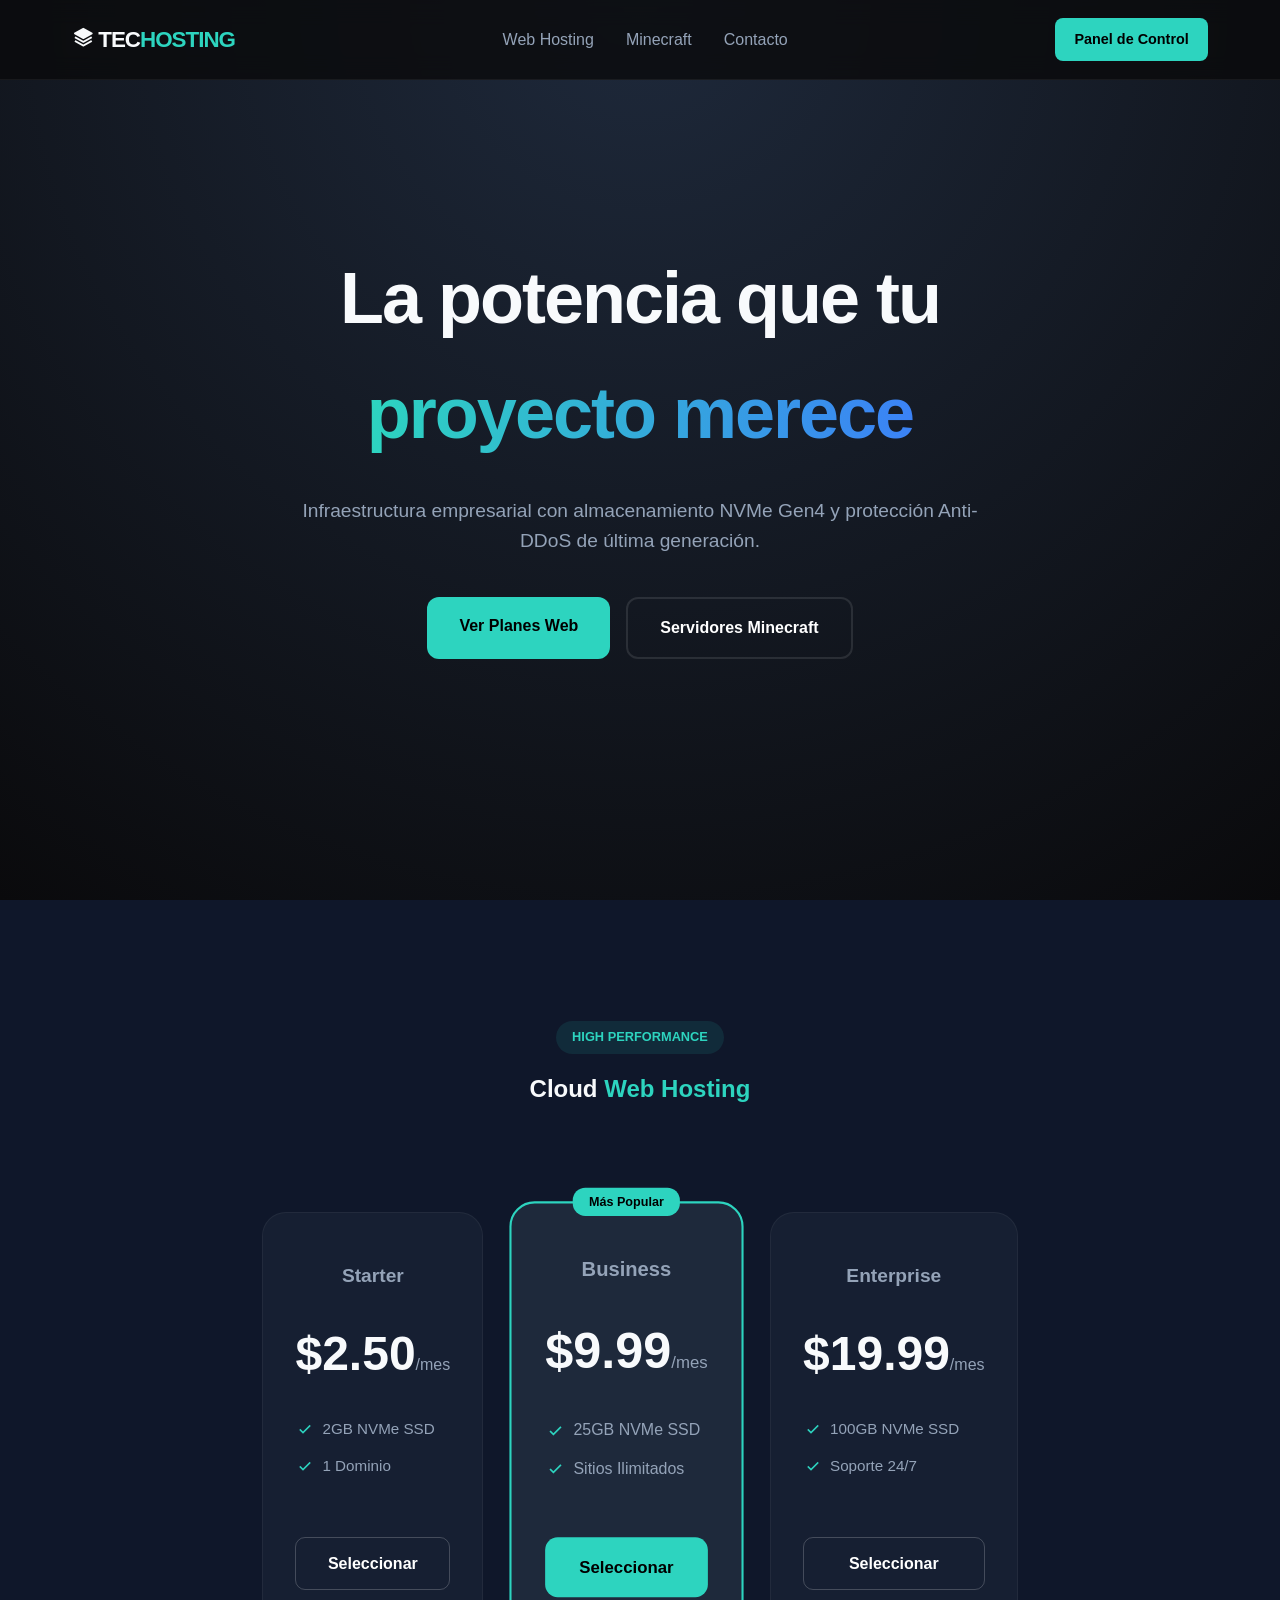
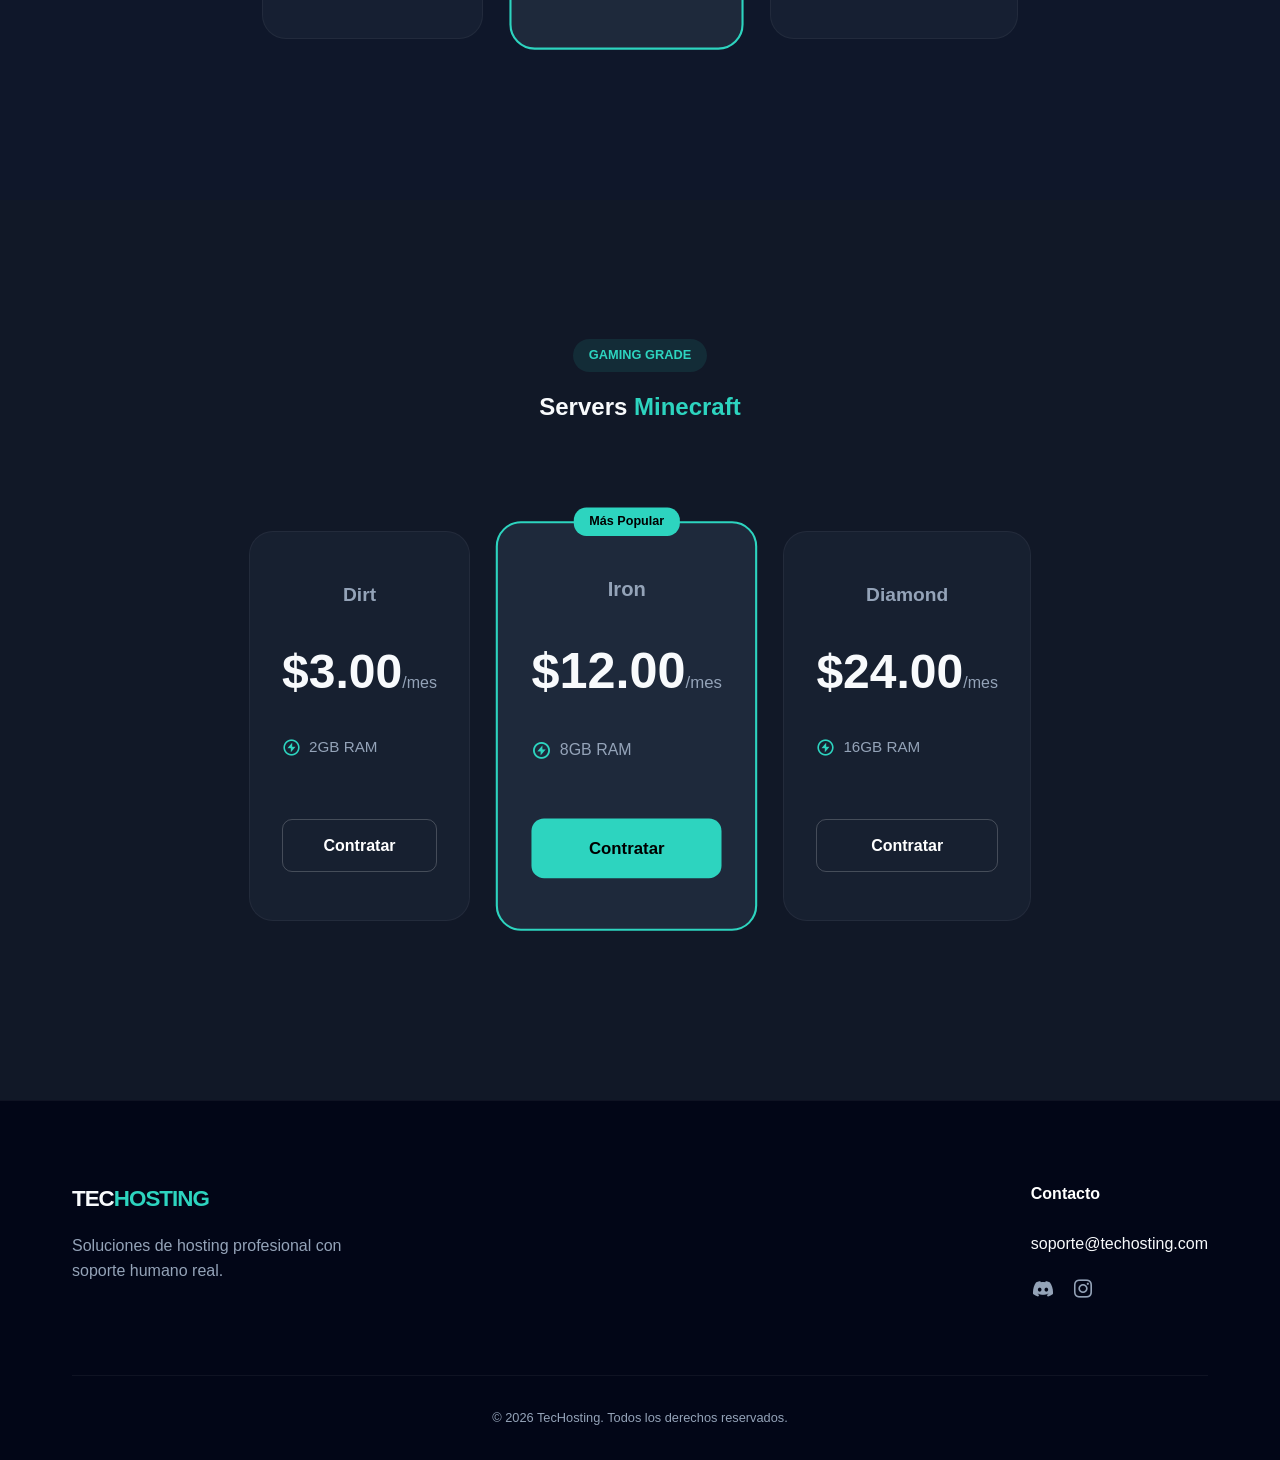
<file: index.html>
<!DOCTYPE html>
<html lang="es">
<head>
    <meta charset="UTF-8">
    <meta name="viewport" content="width=device-width, initial-scale=1.0">
    <title>TecHosting | Hosting de Alto Rendimiento</title>
    <link rel="stylesheet" href="css/styles.css">
    <link href='https://unpkg.com/boxicons@2.1.4/css/boxicons.min.css' rel='stylesheet'>
</head>
<body>

    <nav class="navbar">
        <div class="container nav-content">
            <div class="logo">
                <i class='bx bxs-layer'></i> <span>TEC<span class="text-accent">HOSTING</span></span>
            </div>
            <ul class="nav-links">
                <li><a href="#web">Web Hosting</a></li>
                <li><a href="#minecraft">Minecraft</a></li>
                <li><a href="contacto.html">Contacto</a></li>
            </ul>
            <a href="#" class="btn-nav">Panel de Control</a>
        </div>
    </nav>

    <header class="hero">
        <div class="container hero-content">
            <h1 class="fade-in">La potencia que tu <br><span class="text-gradient">proyecto merece</span></h1>
            <p>Infraestructura empresarial con almacenamiento NVMe Gen4 y protección Anti-DDoS de última generación.</p>
            <div class="hero-btns">
                <a href="#web" class="btn-primary">Ver Planes Web</a>
                <a href="#minecraft" class="btn-outline">Servidores Minecraft</a>
            </div>
        </div>
    </header>

    <main>
        <section id="web" class="section-full bg-web">
            <div class="container">
                <div class="section-title">
                    <span class="tag">High Performance</span>
                    <h2>Cloud <span class="text-accent">Web Hosting</span></h2>
                </div>
                <div  class="plans-wrapper">
                    <div class="card reveal">
                        <span class="plan-name">Starter</span>
                        <div class="price">$2.50<span>/mes</span></div>
                        <ul class="features">
                            <li><i class='bx bx-check'></i> 2GB NVMe SSD</li>
                            <li><i class='bx bx-check'></i> 1 Dominio</li>
                        </ul>
                        <a href="registro.html" class="btn-card">Seleccionar</a>
                    </div>
                    <div  class="card featured reveal">
                        <div class="best-value">Más Popular</div>
                        <span class="plan-name">Business</span>
                        <div class="price">$9.99<span>/mes</span></div>
                        <ul class="features">
                            <li><i class='bx bx-check'></i> 25GB NVMe SSD</li>
                            <li><i class='bx bx-check'></i> Sitios Ilimitados</li>
                        </ul>
                        <a href="registro.html" class="btn-primary">Seleccionar</a>
                    </div>
                    <div class="card reveal">
                        <span class="plan-name">Enterprise</span>
                        <div class="price">$19.99<span>/mes</span></div>
                        <ul class="features">
                            <li><i class='bx bx-check'></i> 100GB NVMe SSD</li>
                            <li><i class='bx bx-check'></i> Soporte 24/7</li>
                        </ul>
                        <a href="registro.html" class="btn-card">Seleccionar</a>
                    </div>
                </div>
            </div>
        </section>

        <section id="minecraft" class="section-full bg-mc">
            <div class="container">
                <div class="section-title">
                    <span class="tag">Gaming Grade</span>
                    <h2>Servers <span class="text-accent">Minecraft</span></h2>
                </div>
                <div class="plans-wrapper">
                    <div class="card reveal">
                        <span class="plan-name">Dirt</span>
                        <div class="price">$3.00<span>/mes</span></div>
                        <ul class="features">
                            <li><i class='bx bx-bolt-circle'></i> 2GB RAM</li>
                        </ul>
                        <a href="registro.html" class="btn-card">Contratar</a>
                    </div>
                    <div class="card featured reveal">
                        <div class="best-value">Más Popular</div>
                        <span class="plan-name">Iron</span>
                        <div class="price">$12.00<span>/mes</span></div>
                        <ul class="features">
                            <li><i class='bx bx-bolt-circle'></i> 8GB RAM</li>
                        </ul>
                        <a href="registro.html" class="btn-primary">Contratar</a>
                    </div>
                    <div class="card reveal">
                        <span class="plan-name">Diamond</span>
                        <div class="price">$24.00<span>/mes</span></div>
                        <ul class="features">
                            <li><i class='bx bx-bolt-circle'></i> 16GB RAM</li>
                        </ul>
                        <a href="registro.html" class="btn-card">Contratar</a>
                    </div>
                </div>
            </div>
        </section>
    </main>

    <footer id="contacto">
        <div class="container footer-content">
            <div class="footer-main">
                <div class="footer-brand">
                    <div class="logo">TEC<span class="text-accent">HOSTING</span></div>
                    <p>Soluciones de hosting profesional con soporte humano real.</p>
                </div>
                <div class="footer-nav">
                    <h4>Contacto</h4>
                    <p>soporte@techosting.com</p>
                    <div class="social-icons">
                        <a href="#"><i class='bx bxl-discord-alt'></i></a>
                        <a href="#"><i class='bx bxl-instagram'></i></a>
                    </div>
                </div>
            </div>
            <div class="footer-copy">
                &copy; 2026 TecHosting. Todos los derechos reservados.
            </div>
        </div>
    </footer>

</body>
<script type="module" src="js/app.js"></script>
</html>
</file>
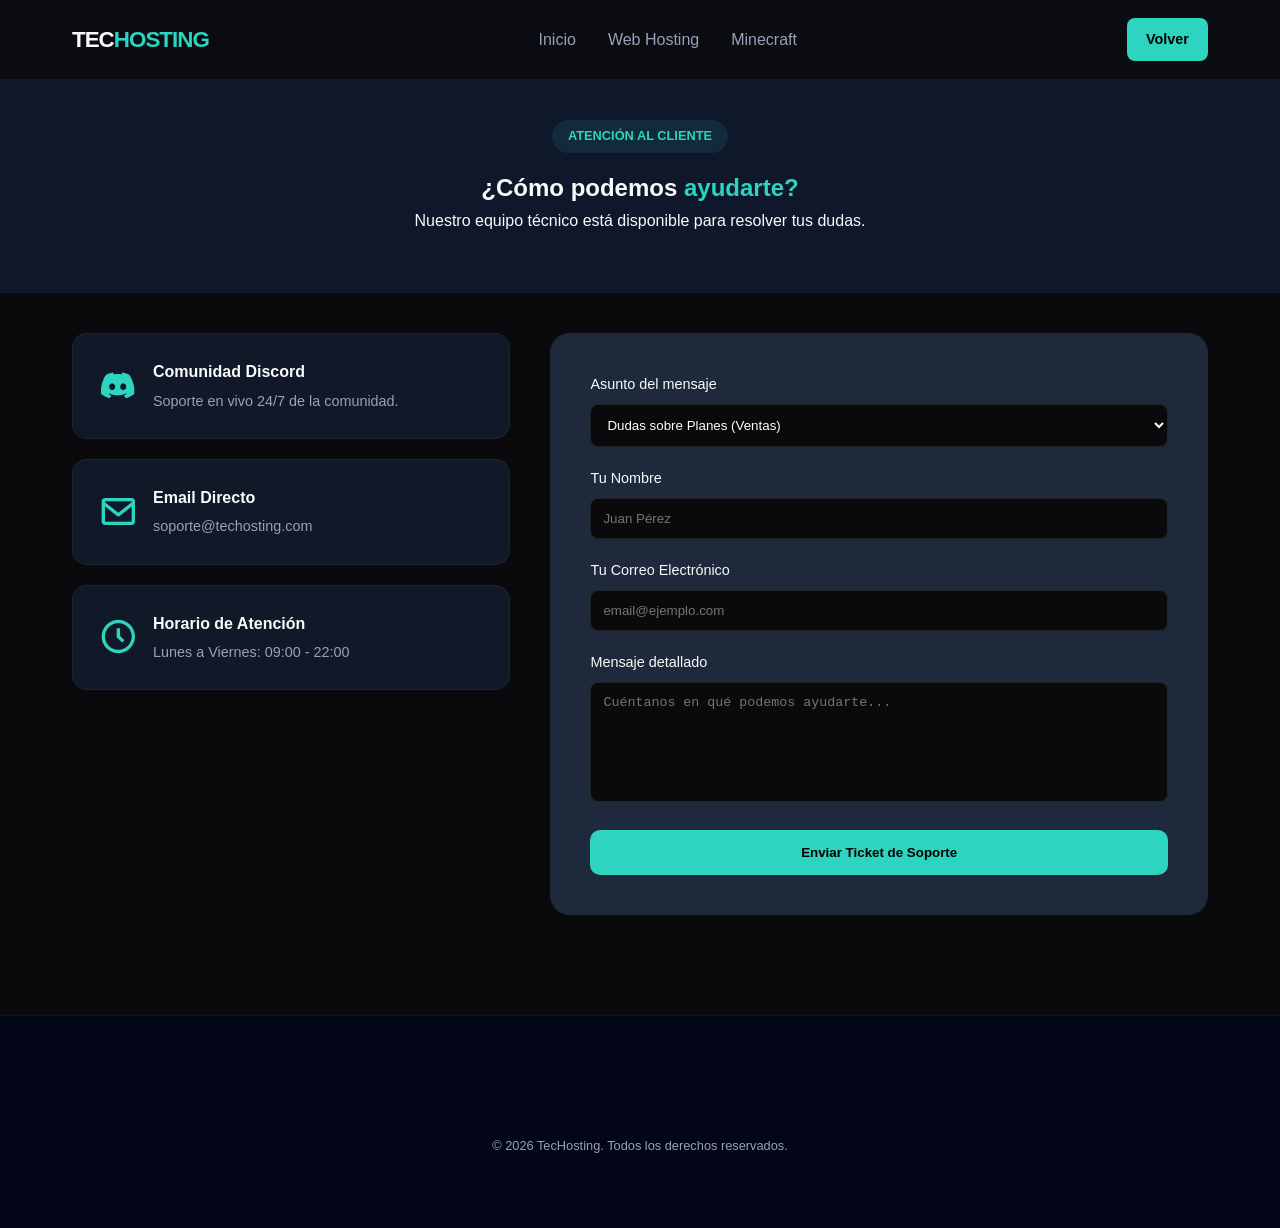
<file: contacto.html>
<!DOCTYPE html>
<html lang="es">
<head>
    <meta charset="UTF-8">
    <meta name="viewport" content="width=device-width, initial-scale=1.0">
    <title>TecHosting | Soporte y Contacto</title>
    <link rel="stylesheet" href="css/styles.css">
    <link href='https://unpkg.com/boxicons@2.1.4/css/boxicons.min.css' rel='stylesheet'>
    <style>
        .support-hero { padding: 120px 0 60px; text-align: center; background: var(--bg-web); }
        .contact-grid { display: grid; grid-template-columns: 1fr 1.5fr; gap: 40px; margin-top: 40px; }
        
        /* Tarjetas de contacto rápido */
        .info-side { display: flex; flex-direction: column; gap: 20px; }
        .contact-method { 
            background: var(--bg-mc); padding: 25px; border-radius: 15px; 
            border: 1px solid rgba(255,255,255,0.05); display: flex; align-items: center; gap: 15px;
        }
        .contact-method i { font-size: 2.5rem; color: var(--accent); }
        .contact-method h4 { margin-bottom: 5px; }
        .contact-method p { color: var(--text-dim); font-size: 0.9rem; }

        /* Formulario Estilizado */
        .form-side { background: var(--card-bg); padding: 40px; border-radius: 20px; }
        .form-group { margin-bottom: 20px; }
        .form-group label { display: block; margin-bottom: 8px; color: var(--text-main); font-size: 0.9rem; }
        .form-group input, .form-group textarea, .form-group select {
            width: 100%; padding: 12px; border-radius: 8px; background: var(--bg-main);
            border: 1px solid rgba(255,255,255,0.1); color: white; outline: none;
        }
        .form-group textarea { height: 120px; resize: none; }
        .form-group input:focus, .form-group textarea:focus { border-color: var(--accent); }

        .btn-send { width: 100%; padding: 15px; background: var(--accent); color: #000; border: none; border-radius: 10px; font-weight: 700; cursor: pointer; transition: 0.3s; }
        .btn-send:hover { filter: brightness(1.1); transform: translateY(-3px); }

        @media (max-width: 968px) { .contact-grid { grid-template-columns: 1fr; } }
    </style>
</head>
<body>

    <nav class="navbar">
        <div class="container nav-content">
            <div class="logo">TEC<span class="text-accent">HOSTING</span></div>
            <ul class="nav-links">
                <li><a href="index.html">Inicio</a></li>
                <li><a href="index.html#web">Web Hosting</a></li>
                <li><a href="index.html#minecraft">Minecraft</a></li>
            </ul>
            <a href="index.html" class="btn-nav">Volver</a>
        </div>
    </nav>

    <section class="support-hero">
        <div class="container">
            <span class="tag">Atención al Cliente</span>
            <h1>¿Cómo podemos <span class="text-accent">ayudarte?</span></h1>
            <p>Nuestro equipo técnico está disponible para resolver tus dudas.</p>
        </div>
    </section>

    <section class="container" style="padding-bottom: 100px;">
        <div class="contact-grid">
            <div class="info-side">
                <div class="contact-method">
                    <i class='bx bxl-discord-alt'></i>
                    <div>
                        <h4>Comunidad Discord</h4>
                        <p>Soporte en vivo 24/7 de la comunidad.</p>
                    </div>
                </div>
                <div class="contact-method">
                    <i class='bx bx-envelope'></i>
                    <div>
                        <h4>Email Directo</h4>
                        <p>soporte@techosting.com</p>
                    </div>
                </div>
                <div class="contact-method">
                    <i class='bx bx-time-five'></i>
                    <div>
                        <h4>Horario de Atención</h4>
                        <p>Lunes a Viernes: 09:00 - 22:00</p>
                    </div>
                </div>
            </div>

            <div class="form-side">
                <form action="https://formspree.io/f/TU_EMAIL_AQUI" method="POST">
                    <div class="form-group">
                        <label>Asunto del mensaje</label>
                        <select name="asunto" required>
                            <option value="ventas">Dudas sobre Planes (Ventas)</option>
                            <option value="tecnico">Problema Técnico</option>
                            <option value="pagos">Problemas con Pagos</option>
                            <option value="otro">Otros asuntos</option>
                        </select>
                    </div>
                    <div class="form-group">
                        <label>Tu Nombre</label>
                        <input type="text" name="nombre" placeholder="Juan Pérez" required>
                    </div>
                    <div class="form-group">
                        <label>Tu Correo Electrónico</label>
                        <input type="email" name="email" placeholder="email@ejemplo.com" required>
                    </div>
                    <div class="form-group">
                        <label>Mensaje detallado</label>
                        <textarea name="mensaje" placeholder="Cuéntanos en qué podemos ayudarte..." required></textarea>
                    </div>
                    <button type="submit" class="btn-send">Enviar Ticket de Soporte</button>
                </form>
            </div>
        </div>
    </section>

    <footer>
        <div class="container" style="text-align: center; color: var(--text-dim); font-size: 0.8rem; padding: 40px 0;">
            &copy; 2026 TecHosting. Todos los derechos reservados.
        </div>
    </footer>

</body>
</html>
</file>
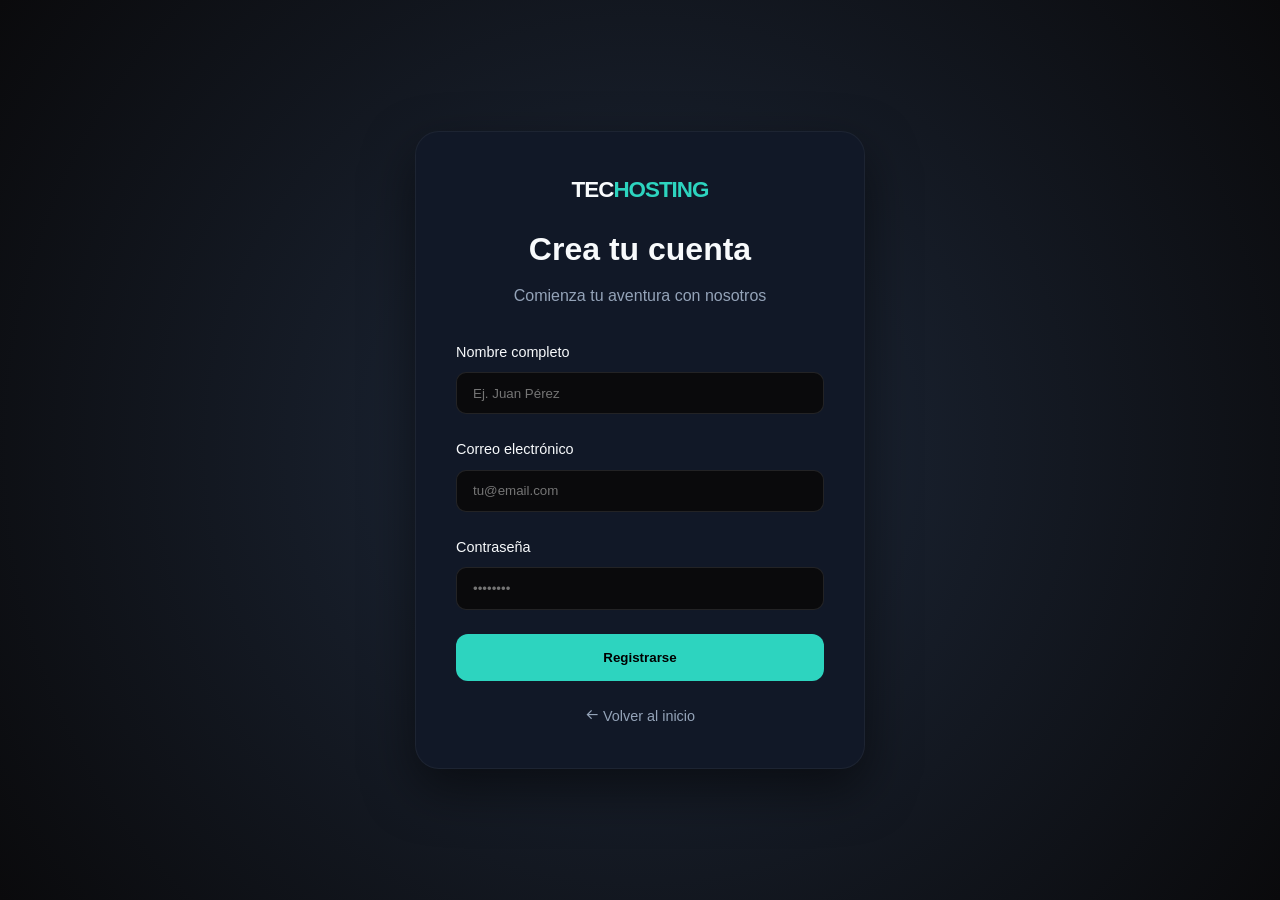
<file: registro.html>
<!DOCTYPE html>
<html lang="es">
<head>
    <meta charset="UTF-8">
    <meta name="viewport" content="width=device-width, initial-scale=1.0">
    <title>TecHosting | Crear Cuenta</title>
    <link rel="stylesheet" href="css/styles.css">
    <link href='https://unpkg.com/boxicons@2.1.4/css/boxicons.min.css' rel='stylesheet'>
    <style>
        /* Estilos específicos para la página de registro */
        .auth-container {
            min-height: 100vh;
            display: flex;
            align-items: center;
            justify-content: center;
            background: radial-gradient(circle at center, #1e293b 0%, #0a0a0c 100%);
            padding: 2rem;
        }
        .auth-card {
            background: #111827;
            padding: 2.5rem;
            border-radius: 24px;
            border: 1px solid rgba(255,255,255,0.05);
            width: 100%;
            max-width: 450px;
            box-shadow: 0 20px 50px rgba(0,0,0,0.5);
        }
        .auth-header { text-align: center; margin-bottom: 2rem; }
        .auth-header h2 { font-size: 2rem; margin-bottom: 0.5rem; }
        .auth-header p { color: #94a3b8; }

        .form-group { margin-bottom: 1.5rem; }
        .form-group label { display: block; margin-bottom: 0.5rem; color: #f8fafc; font-size: 0.9rem; }
        .form-group input {
            width: 100%;
            padding: 0.8rem 1rem;
            border-radius: 10px;
            border: 1px solid rgba(255,255,255,0.1);
            background: #0a0a0c;
            color: white;
            outline: none;
            transition: 0.3s;
        }
        .form-group input:focus { border-color: #2dd4bf; box-shadow: 0 0 0 2px rgba(45, 212, 191, 0.2); }

        .btn-full {
            width: 100%;
            padding: 1rem;
            background: #2dd4bf;
            color: #000;
            border: none;
            border-radius: 12px;
            font-weight: 700;
            cursor: pointer;
            transition: 0.3s;
        }
        .btn-full:hover { transform: translateY(-2px); filter: brightness(1.1); }
        
        .back-link {
            display: block;
            text-align: center;
            margin-top: 1.5rem;
            color: #94a3b8;
            text-decoration: none;
            font-size: 0.9rem;
        }
        .back-link:hover { color: #2dd4bf; }
    </style>
</head>
<body>

    <div class="auth-container">
        <div class="auth-card">
            <div class="auth-header">
                <div class="logo" style="margin-bottom: 1rem;">TEC<span style="color: #2dd4bf;">HOSTING</span></div>
                <h2>Crea tu cuenta</h2>
                <p>Comienza tu aventura con nosotros</p>
            </div>

            <form id="registroForm">
                <div class="form-group">
                    <label>Nombre completo</label>
                    <input type="text" placeholder="Ej. Juan Pérez" required>
                </div>
                <div class="form-group">
                    <label>Correo electrónico</label>
                    <input type="email" placeholder="tu@email.com" required>
                </div>
                <div class="form-group">
                    <label>Contraseña</label>
                    <input type="password" placeholder="••••••••" required>
                </div>
                
                <button type="submit" class="btn-full">Registrarse</button>
            </form>

            <a href="index.html" class="back-link"><i class='bx bx-arrow-back'></i> Volver al inicio</a>
        </div>
    </div>

    <script>
        // Un pequeño truco de JS para simular que algo pasa
        document.getElementById('registroForm').addEventListener('submit', function(e) {
            e.preventDefault();
            alert('¡Genial! Has completado la práctica. En una web real, aquí enviaríamos los datos a FOSSBilling o a una base de datos.');
        });
    </script>
</body>
</html>
</file>
<file: css/styles.css>
/* PALETA PROFESIONAL 2025 */
:root {
    --bg-main: #0a0a0c;       /* Negro neutro suave */
    --bg-web: #0f172a;        /* Azul noche profundo */
    --bg-mc: #111827;         /* Gris azulado oscuro */
    --card-bg: #1e293b;       /* Elevación visual */
    --accent: #2dd4bf;        /* Menta cian desaturado (más elegante) */
    --accent-hover: #5eead4;
    --text-main: #f8fafc;
    --text-dim: #94a3b8;
    --white: #ffffff;
}

* { margin: 0; padding: 0; box-sizing: border-box; }
html { scroll-behavior: smooth; }
body { font-family: 'Inter', sans-serif; background-color: var(--bg-main); color: var(--text-main); line-height: 1.6; }

.container { max-width: 1200px; margin: 0 auto; padding: 0 2rem; }

/* NAVBAR MINIMALISTA */
.navbar {
    height: 80px;
    display: flex;
    align-items: center;
    position: fixed;
    top: 0; width: 100%; z-index: 1000;
    background: rgba(10, 10, 12, 0.8);
    backdrop-filter: blur(12px);
    border-bottom: 1px solid rgba(255,255,255,0.05);
}
.nav-content { display: flex; justify-content: space-between; align-items: center; width: 100%; }
.logo { font-size: 1.4rem; font-weight: 800; letter-spacing: -1px; }
.text-accent { color: var(--accent); }
.nav-links { display: flex; gap: 2rem; list-style: none; }
.nav-links a { color: var(--text-dim); text-decoration: none; font-weight: 500; transition: 0.3s; }
.nav-links a:hover { color: var(--accent); }
.btn-nav { background: var(--accent); color: #000; padding: 0.6rem 1.2rem; border-radius: 8px; text-decoration: none; font-weight: 700; font-size: 0.9rem; }

/* HERO */
.hero {
    height: 100vh;
    display: flex;
    align-items: center;
    justify-content: center;
    text-align: center;
    background: radial-gradient(circle at top, #1e293b 0%, var(--bg-main) 100%);
}
.hero h1 { font-size: clamp(2.5rem, 6vw, 4.5rem); font-weight: 900; letter-spacing: -2px; margin-bottom: 1.5rem; }
.text-gradient { background: linear-gradient(to right, #2dd4bf, #3b82f6); -webkit-background-clip: text; -webkit-text-fill-color: transparent; }
.hero p { color: var(--text-dim); max-width: 700px; margin: 0 auto 2.5rem; font-size: 1.2rem; }
.hero-btns { display: flex; gap: 1rem; justify-content: center; }

/* SECCIONES 100VH */
.section-full {
    min-height: 100vh;
    display: flex;
    flex-direction: column;
    justify-content: center;
    padding: 6rem 0;
}
.bg-web { background-color: var(--bg-web); }
.bg-mc { background-color: var(--bg-mc); }

.section-title { text-align: center; margin-bottom: 4rem; }
.tag { background: rgba(45, 212, 191, 0.1); color: var(--accent); padding: 0.4rem 1rem; border-radius: 20px; font-size: 0.8rem; font-weight: 700; text-transform: uppercase; margin-bottom: 1rem; display: inline-block; }

/* PLANES HORIZONTALES */
.plans-wrapper {
    display: flex;
    gap: 2rem;
    justify-content: center;
    align-items: stretch;
    padding: 40px 20px; /* Esto da espacio para que las tarjetas respiren */
    overflow: visible;  /* Evita que los bordes menta se corten al animar */
}

.card {
    flex: 1;
    background: rgba(30, 41, 59, 0.5);
    border: 1px solid rgba(255,255,255,0.05);
    padding: 3rem 2rem;
    border-radius: 24px;
    text-align: center;
    display: flex;
    flex-direction: column;
    transition: 0.4s ease;
}
.card.reveal.active:hover {
    transform: translateY(-15px) !important;
    background: rgba(30, 41, 59, 0.8);
    border-color: var(--accent);
    box-shadow: 0 10px 30px rgba(0, 0, 0, 0.5);
}

.card.featured.reveal.active:hover {
    transform: translateY(-15px) scale(1.05) !important;
    background: #1e293b;
    box-shadow: 0 0 30px rgba(45, 212, 191, 0.3);
}

.card.featured {
    background: #1e293b;
    border: 2px solid var(--accent);
    position: relative;
    z-index: 10;
    /* Quitamos el transform de aquí para que lo controle la clase .active */
}
.best-value { position: absolute; top: -15px; left: 50%; transform: translateX(-50%); background: var(--accent); color: #000; padding: 4px 15px; border-radius: 12px; font-size: 0.75rem; font-weight: 800; }

.plan-name { font-size: 1.2rem; font-weight: 700; color: var(--text-dim); }
.price { font-size: 3rem; font-weight: 800; margin: 1.5rem 0; }
.price span { font-size: 1rem; color: var(--text-dim); font-weight: 400; }

.features { list-style: none; text-align: left; margin-bottom: 2.5rem; flex-grow: 1; }
.features li { margin-bottom: 0.8rem; display: flex; align-items: center; gap: 0.5rem; color: var(--text-dim); font-size: 0.95rem; }
.features i { color: var(--accent); font-size: 1.2rem; }

/* BOTONES */
.btn-primary { background: var(--accent); color: #000; padding: 1rem 2rem; border-radius: 12px; text-decoration: none; font-weight: 700; transition: 0.3s; }
.btn-primary:hover { filter: brightness(1.1); transform: translateY(-2px); }

.btn-outline { border: 2px solid rgba(255,255,255,0.1); color: var(--white); padding: 1rem 2rem; border-radius: 12px; text-decoration: none; font-weight: 600; }
.btn-outline:hover { background: rgba(255,255,255,0.05); }

.btn-card { border: 1px solid rgba(255,255,255,0.2); color: var(--white); padding: 0.8rem; border-radius: 10px; text-decoration: none; font-weight: 600; }

/* FOOTER */
footer { background: #020617; padding: 5rem 0 2rem; border-top: 1px solid rgba(255,255,255,0.05); }
.footer-main { display: flex; justify-content: space-between; margin-bottom: 4rem; }
.footer-brand p { color: var(--text-dim); margin-top: 1rem; max-width: 300px; }
.footer-nav h4 { margin-bottom: 1.5rem; color: var(--white); }
.social-icons { display: flex; gap: 1rem; font-size: 1.5rem; margin-top: 1rem; }
.social-icons a { color: var(--text-dim); }
.footer-copy { text-align: center; color: var(--text-dim); font-size: 0.8rem; border-top: 1px solid rgba(255,255,255,0.05); padding-top: 2rem; }

/* RESPONSIVE */
@media (max-width: 968px) {
    .plans-wrapper { flex-direction: column; }
    .card.featured { transform: scale(1); }
    .section-full { min-height: auto; }
}

/* Estado inicial (Invisible) */
.reveal {
    opacity: 0;
    transform: translateY(30px);
    transition: opacity 0.8s ease, transform 0.8s cubic-bezier(0.2, 0.8, 0.2, 1);
}

/* Estado final para tarjetas NORMALES */
.card.reveal.active {
    opacity: 1;
    transform: translateY(0);
}

/* Estado final para la tarjeta DESTACADA (La clave del éxito) */
.card.featured.reveal.active {
    opacity: 1;
    /* Aquí sumamos el movimiento Y el tamaño grande al mismo tiempo */
    transform: translateY(0) scale(1.05) !important;
}
</file>
